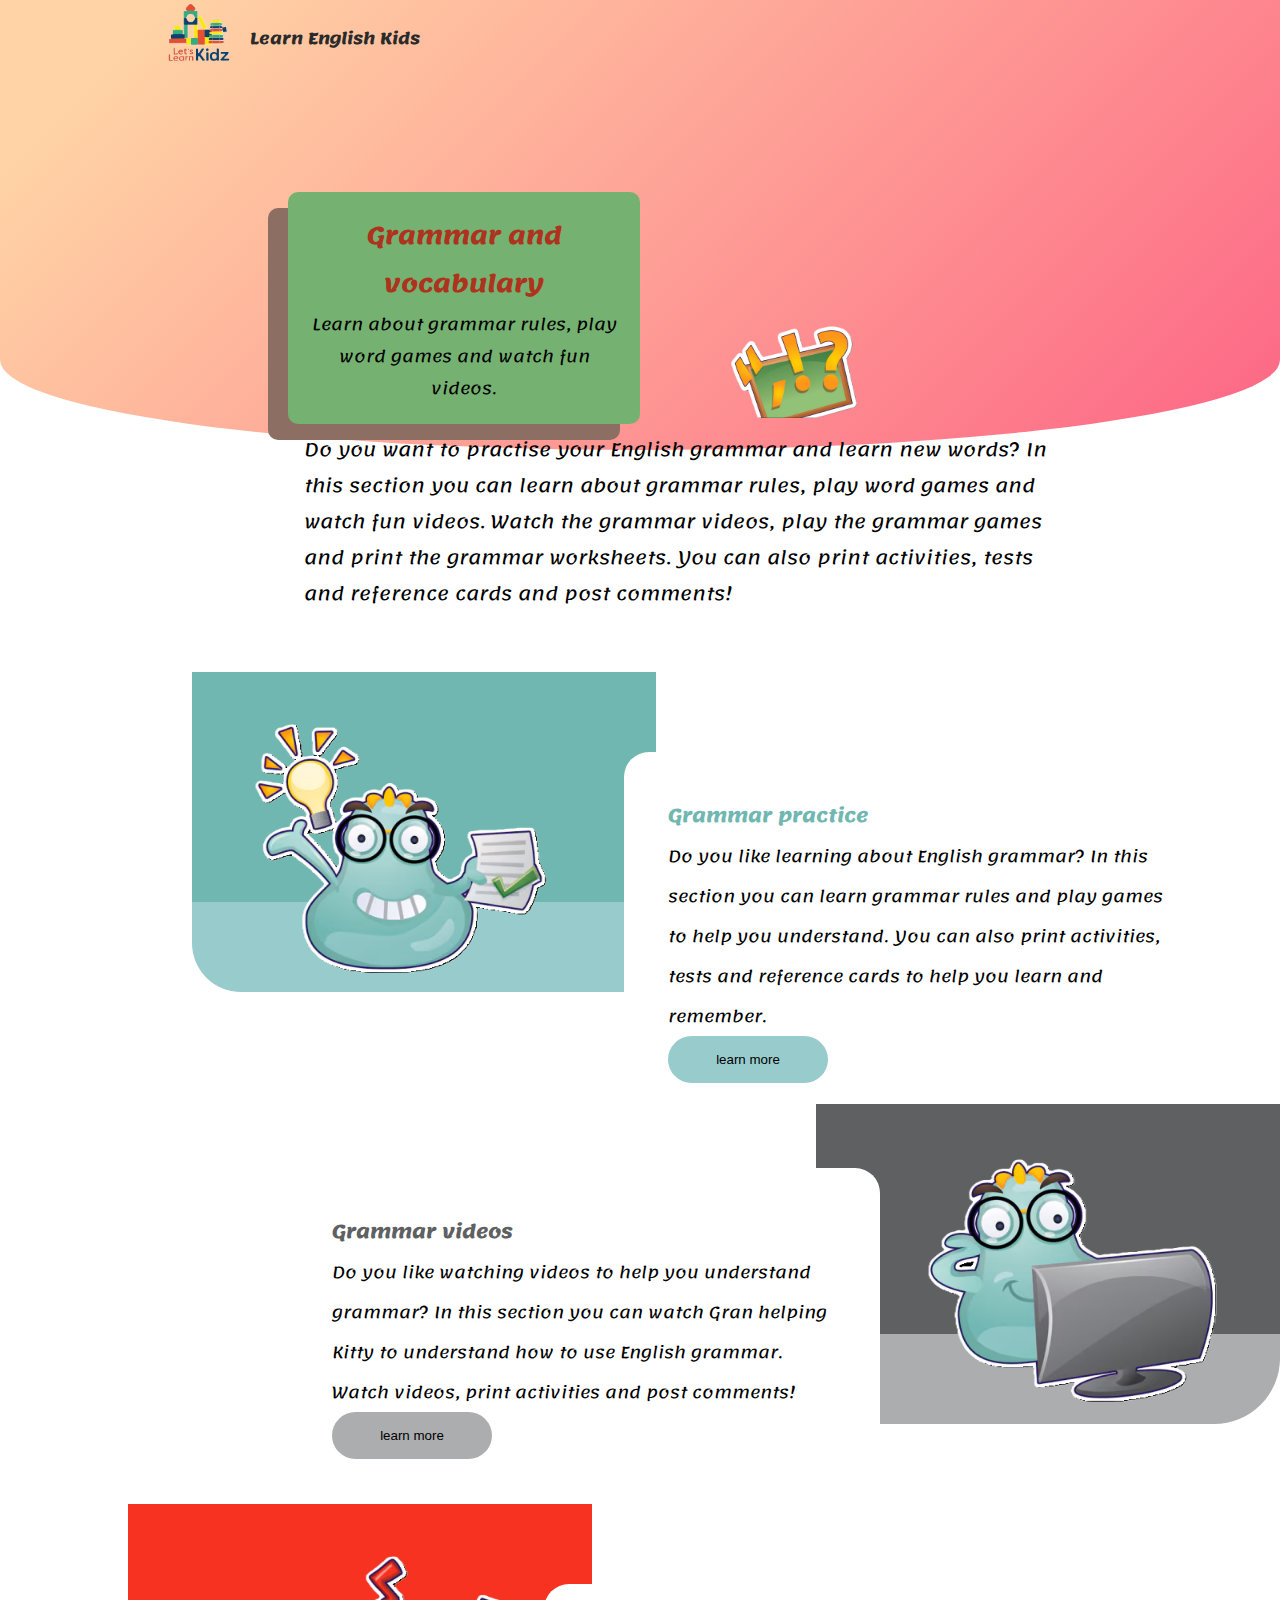
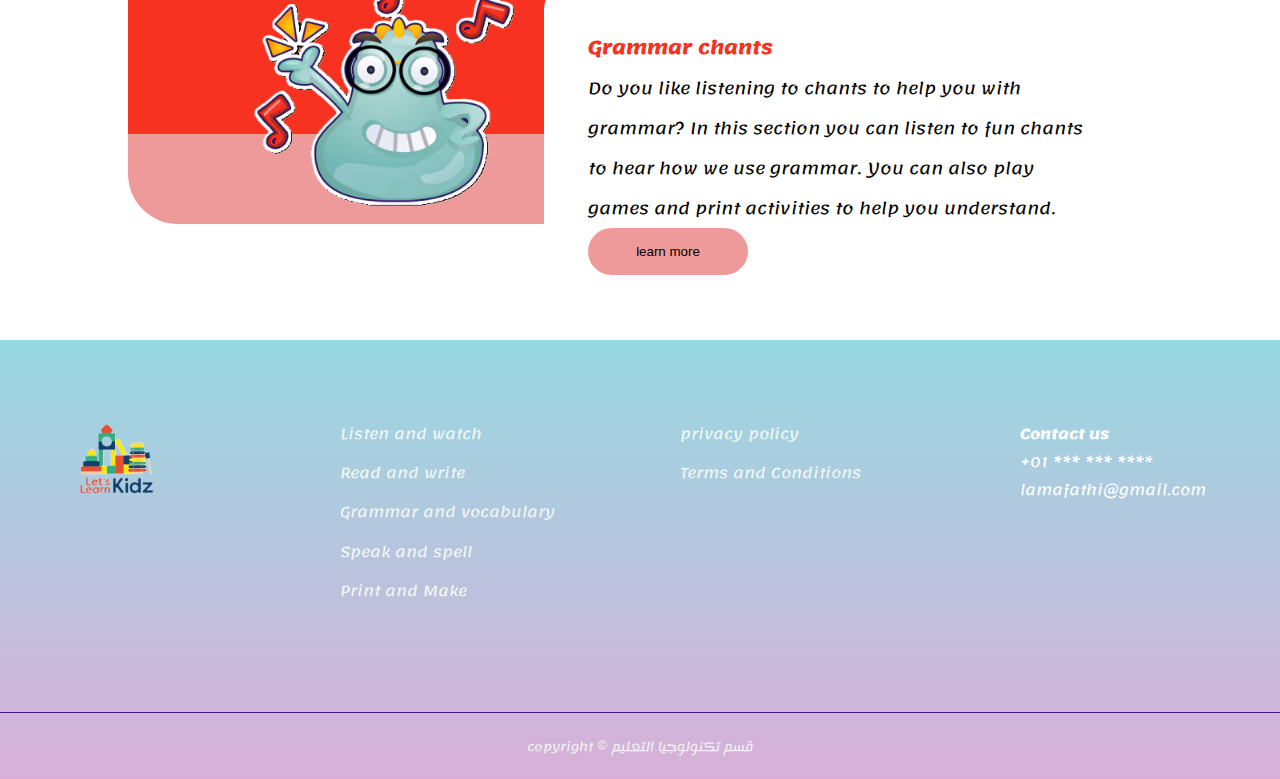
<file: Grammar and vocabulary/index.html>
<!DOCTYPE html>
<html lang="en">
<head>
    <meta charset="UTF-8">
    <meta name="viewport" content="width=device-width, initial-scale=1.0">
    <title>Grammar and vocabulary</title>
    <link rel="stylesheet" href="style.css">
    <!-- font -->
    <link rel="preconnect" href="https://fonts.googleapis.com">
    <link rel="preconnect" href="https://fonts.gstatic.com" crossorigin>
    <link
        href="https://fonts.googleapis.com/css2?family=Cairo:wght@200;300;400;500;600;700;800&family=Farsan&family=Lemonada:wght@300..700&family=Oswald&family=Work+Sans&display=swap"
        rel="stylesheet">
    <!-- icons -->
    <link rel="stylesheet" href="https://cdnjs.cloudflare.com/ajax/libs/font-awesome/6.4.0/css/all.min.css"
        integrity="sha512-iecdLmaskl7CVkqkXNQ/ZH/XLlvWZOJyj7Yy7tcenmpD1ypASozpmT/E0iPtmFIB46ZmdtAc9eNBvH0H/ZpiBw=="
        crossorigin="anonymous" referrerpolicy="no-referrer" />
</head>
<body>
    <header>
        <!-- الشعار -->
        <div class="logo">
            <img src="/imgs/logo .png" alt="British Council Logo">
            <p>Learn English Kids</p>
        </div>
    </header>
    <div class="container">
        <div class="box">
            <h2>Grammar and vocabulary</h2>
            <p>Learn about grammar rules, play word games and watch fun videos.</p>
        </div>
    </div>
    <div class="interfsce img">
        <img src="/imgs/grammar_vocab_1280_0.png" alt="">
    </div>
    <div class="intro-text">
        Do you want to practise your English grammar and learn new words? In this section you can learn about grammar rules, play word games and watch fun videos. Watch the grammar videos, play the grammar games and print the grammar worksheets. You can also print activities, tests and reference cards and post comments!
    </div>
    <!-- ------------------------card-a---------------------------- -->
    <div class="card_a">
        <img src="/imgs/grammar_practice.png" alt="">
    </div>
    <div class="p-a">
        <h3>Grammar practice</h3>
        <p>Do you like learning about English grammar? In this section you can learn grammar rules and play games to help you understand. You can also print activities, tests and reference cards to help you learn and remember.</p>
        <button>learn more</button>
    </div>
    <!-- --------------------------card-b---------------------------- -->
    <div class="card_b">
        <img src="/imgs/grammar_videos.png" alt="">
    </div>
    <div class="p-b">
        <h3>Grammar videos</h3>
        <p>Do you like watching videos to help you understand grammar? In this section you can watch Gran helping Kitty to understand how to use English grammar. Watch videos, print activities and post comments!</p>
        <button>learn more</button>
    </div>
    <!-- -------------------------card-c------------------------------- -->
    <div class="card_c">
        <img src="/imgs/grammar_chants.png" alt="">
    </div>
    <div class="p-c">
        <h3>Grammar chants</h3>
        <p>Do you like listening to chants to help you with grammar? In this section you can listen to fun chants to hear how we use grammar. You can also play games and print activities to help you understand.</p>
        <button>learn more</button>
    </div>
    <!-- --------------------------footer------------------------------- -->
    <footer>
        <div class="footer_container">
            <div class="footer_1">
                <a class="footer_logo"><img style="width: 6rem; height: fit-content;" src="/imgs/logo .png"
                    alt=""></a>
            </div>
            <div class="footer_2">
                <ul class="PermaLinks">
                    <li><a href="">Listen and watch</a></li>
                    <li><a href="">Read and write</a></li>
                    <li><a href="">Grammar and vocabulary</a></li>
                    <li><a href="">Speak and spell</a></li>
                    <li><a href="">Print and Make</a></li>
                </ul>
            </div>
            <div class="footer_3">
                <ul class="Primacy">
                    <li><a href="">privacy policy</a></li>
                    <li><a href="">Terms and Conditions</a></li>
                </ul>
            </div>

            <div class="footer_4" id="footer_4">
                <h4>Contact us</h4>
                <div>
                    <p>+01 *** *** ****</p>
                    <p>lamafathi@gmail.com</p>
                </div>
            </div>

            <ul class="footer_socials">
                <li>
                    <a href="#"><i class="fa-brands fa-facebook"></i></a>
                </li>
                <li>
                    <a href="#"><i class="fa-brands fa-square-instagram"></i></a>
                </li>
                <li>
                    <a href="#"><i class="fa-brands fa-twitter"></i></a>
                </li>
                <li>
                    <a href="#"><i class="fa-brands fa-linkedin"></i></a>
                </li>
            </ul>
        </div>
        <div class="footer_copyright">
            <small>copyright &copy; قسم تكنولوجيا التعليم</small>
        </div>
    </footer>
</body>
</html>
</file>
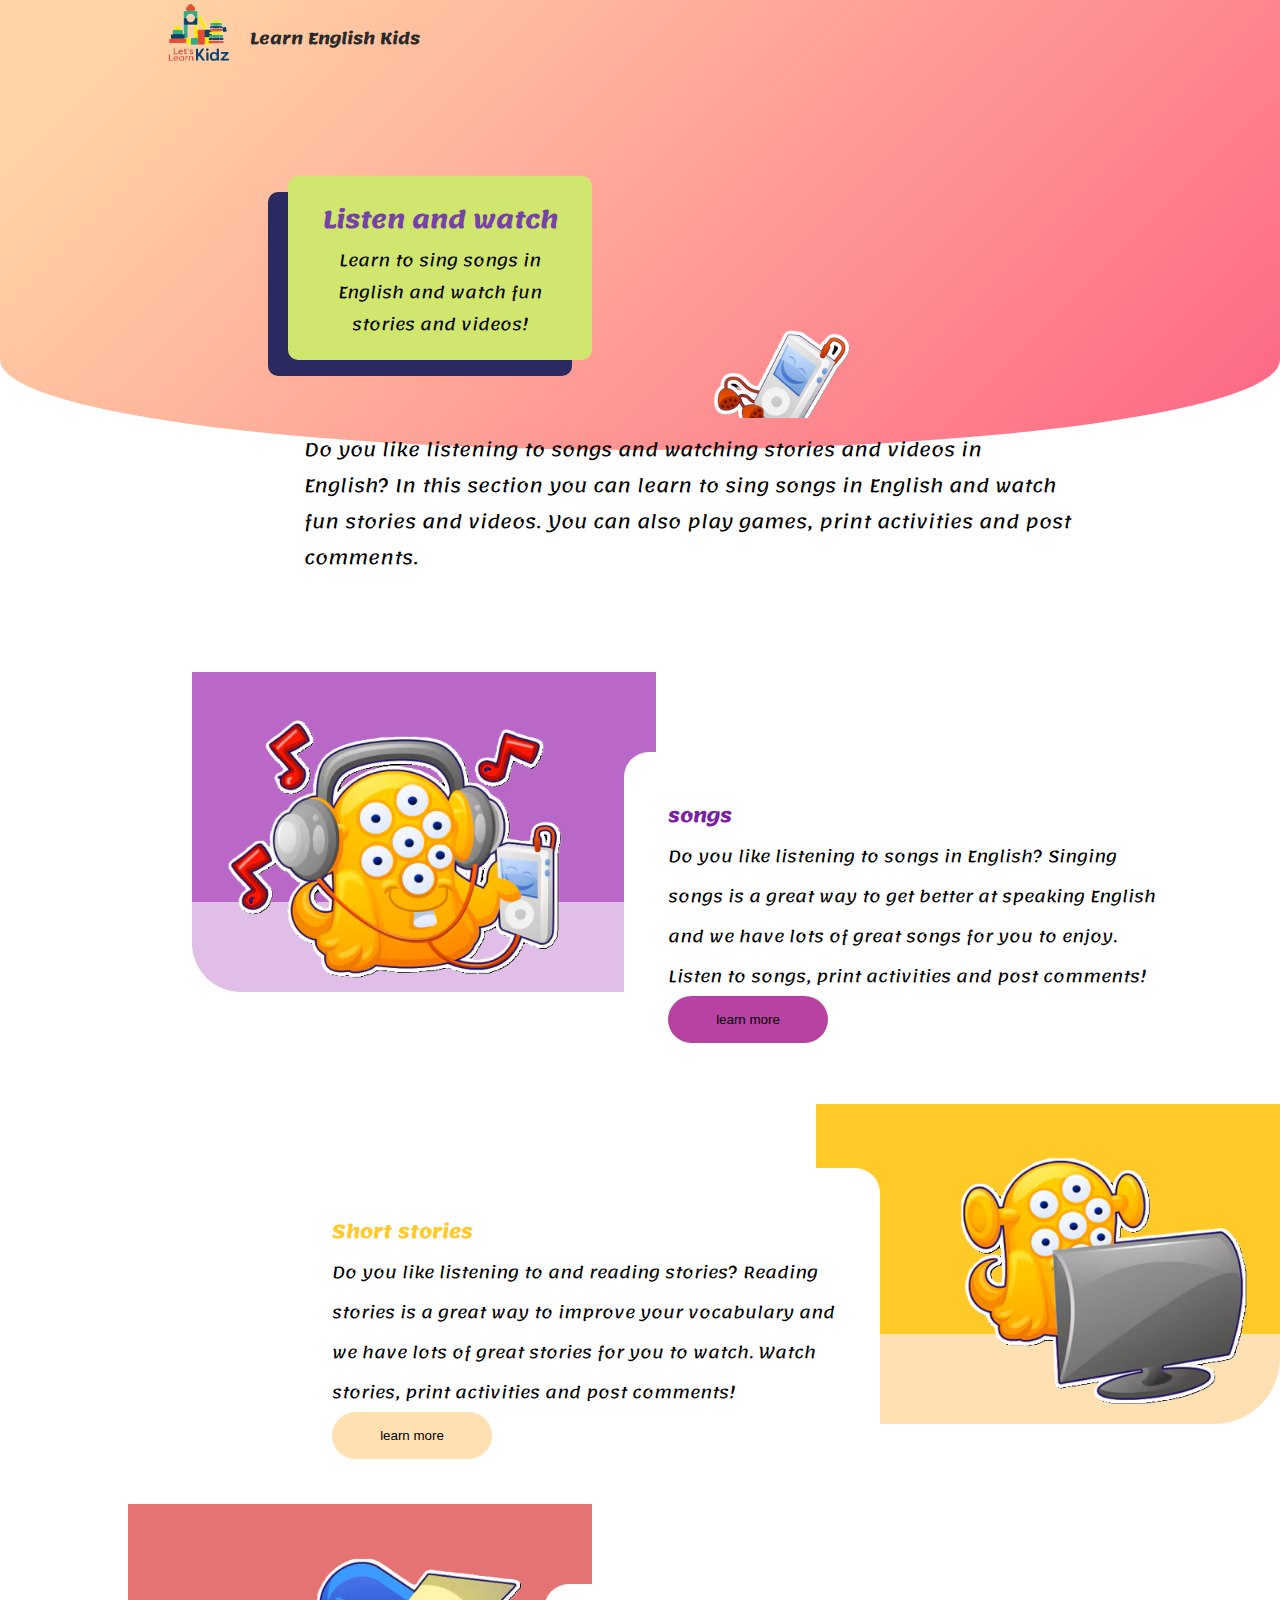
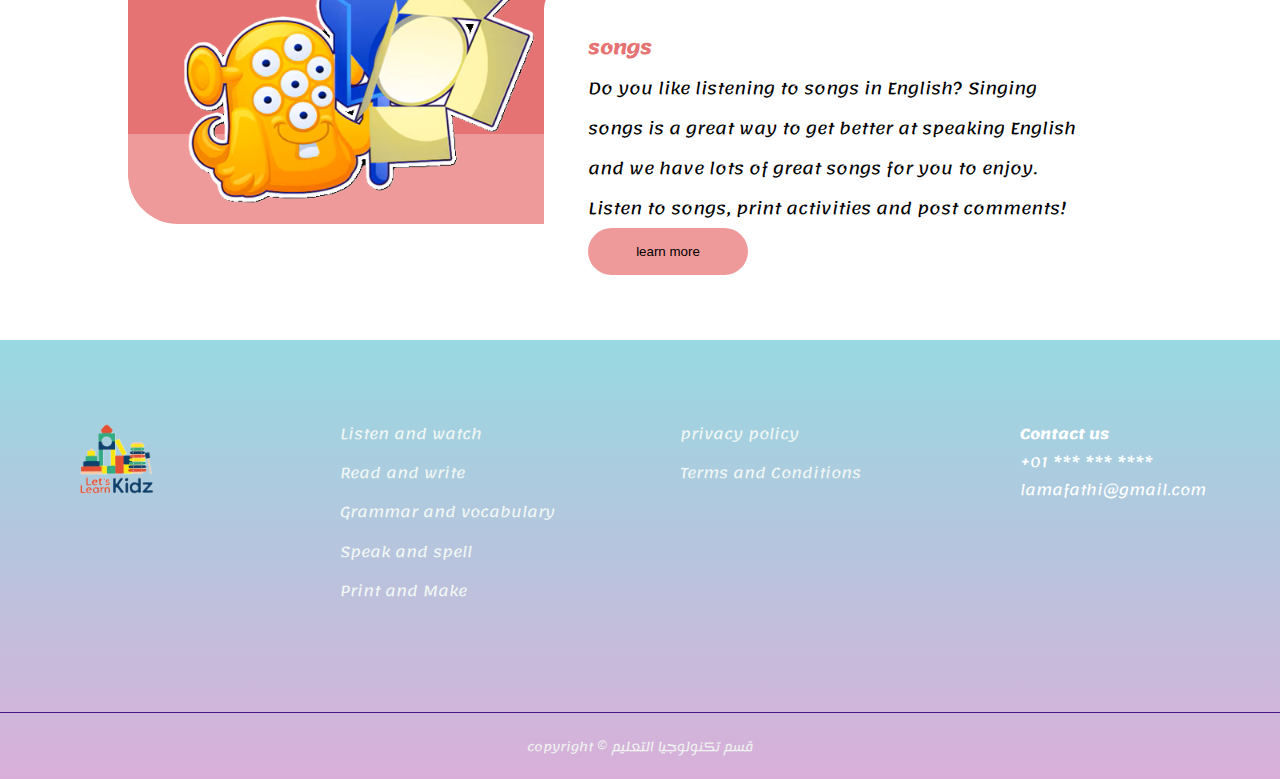
<file: listen and watch/index.html>
<!DOCTYPE html>
<html lang="en">
<head>
    <meta charset="UTF-8">
    <meta name="viewport" content="width=device-width, initial-scale=1.0">
    <title>listen and watch</title>
    <link rel="stylesheet" href="style.css">
    <!-- font -->
    <link rel="preconnect" href="https://fonts.googleapis.com">
    <link rel="preconnect" href="https://fonts.gstatic.com" crossorigin>
    <link
        href="https://fonts.googleapis.com/css2?family=Cairo:wght@200;300;400;500;600;700;800&family=Farsan&family=Lemonada:wght@300..700&family=Oswald&family=Work+Sans&display=swap"
        rel="stylesheet">
    <!-- icons -->
    <link rel="stylesheet" href="https://cdnjs.cloudflare.com/ajax/libs/font-awesome/6.4.0/css/all.min.css"
        integrity="sha512-iecdLmaskl7CVkqkXNQ/ZH/XLlvWZOJyj7Yy7tcenmpD1ypASozpmT/E0iPtmFIB46ZmdtAc9eNBvH0H/ZpiBw=="
        crossorigin="anonymous" referrerpolicy="no-referrer" />
</head>
<body>
    <header>
        <!-- الشعار -->
        <div class="logo">
            <img src="/imgs/logo .png" alt="British Council Logo">
            <p>Learn English Kids</p>
        </div>
    </header>
    <div class="container">
        <div class="box">
            <h2>Listen and watch</h2>
            <p>Learn to sing songs in English and watch fun stories and videos!</p>
        </div>
    </div>
    <div class="interfsce img">
        <img src="/imgs/1_1_0.png" alt="">
    </div>
    <div class="intro-text">
        <p>Do you like listening to songs and watching stories and videos in English? In this section you can learn to sing songs in English and watch fun stories and videos. You can also play games, print activities and post comments.</p>
    </div>
    <!-- ------------------------card-a---------------------------- -->
    <div class="card_a">
        <img src="/imgs/listen_watch_song.png" alt="">
    </div>
    <div class="p-a">
        <h3>songs</h3>
        <p>Do you like listening to songs in English? Singing songs is a great way to get better at speaking English and we have lots of great songs for you to enjoy. Listen to songs, print activities and post comments!</p>
        <button>learn more</button>
    </div>
    <!-- --------------------------card-b---------------------------- -->
    <div class="card_b">
        <img src="/imgs/listen_watch_stories.png" alt="">
    </div>
    <div class="p-b">
        <h3>Short stories</h3>
        <p>Do you like listening to and reading stories? Reading stories is a great way to improve your vocabulary and we have lots of great stories for you to watch. Watch stories, print activities and post comments!</p>
        <button>learn more</button>
    </div>
    <!-- -------------------------card-c------------------------------- -->
    <div class="card_c">
        <img src="/imgs/listen_watch_how.png" alt="">
    </div>
    <div class="p-c">
        <h3>songs</h3>
        <p>Do you like listening to songs in English? Singing songs is a great way to get better at speaking English and we have lots of great songs for you to enjoy. Listen to songs, print activities and post comments!</p>
        <button>learn more</button>
    </div>
    <!-- --------------------------footer------------------------------- -->
    <footer>
        <div class="footer_container">
            <div class="footer_1">
                <a class="footer_logo"><img style="width: 6rem; height: fit-content;" src="/imgs/logo .png"
                    alt=""></a>
            </div>
            <div class="footer_2">
                <ul class="PermaLinks">
                    <li><a href="">Listen and watch</a></li>
                    <li><a href="">Read and write</a></li>
                    <li><a href="">Grammar and vocabulary</a></li>
                    <li><a href="">Speak and spell</a></li>
                    <li><a href="">Print and Make</a></li>
                </ul>
            </div>
            <div class="footer_3">
                <ul class="Primacy">
                    <li><a href="">privacy policy</a></li>
                    <li><a href="">Terms and Conditions</a></li>
                </ul>
            </div>

            <div class="footer_4" id="footer_4">
                <h4>Contact us</h4>
                <div>
                    <p>+01 *** *** ****</p>
                    <p>lamafathi@gmail.com</p>
                </div>
            </div>

            <ul class="footer_socials">
                <li>
                    <a href="#"><i class="fa-brands fa-facebook"></i></a>
                </li>
                <li>
                    <a href="#"><i class="fa-brands fa-square-instagram"></i></a>
                </li>
                <li>
                    <a href="#"><i class="fa-brands fa-twitter"></i></a>
                </li>
                <li>
                    <a href="#"><i class="fa-brands fa-linkedin"></i></a>
                </li>
            </ul>
        </div>
        <div class="footer_copyright">
            <small>copyright &copy; قسم تكنولوجيا التعليم</small>
        </div>
    </footer>
</body>
</html>
</file>
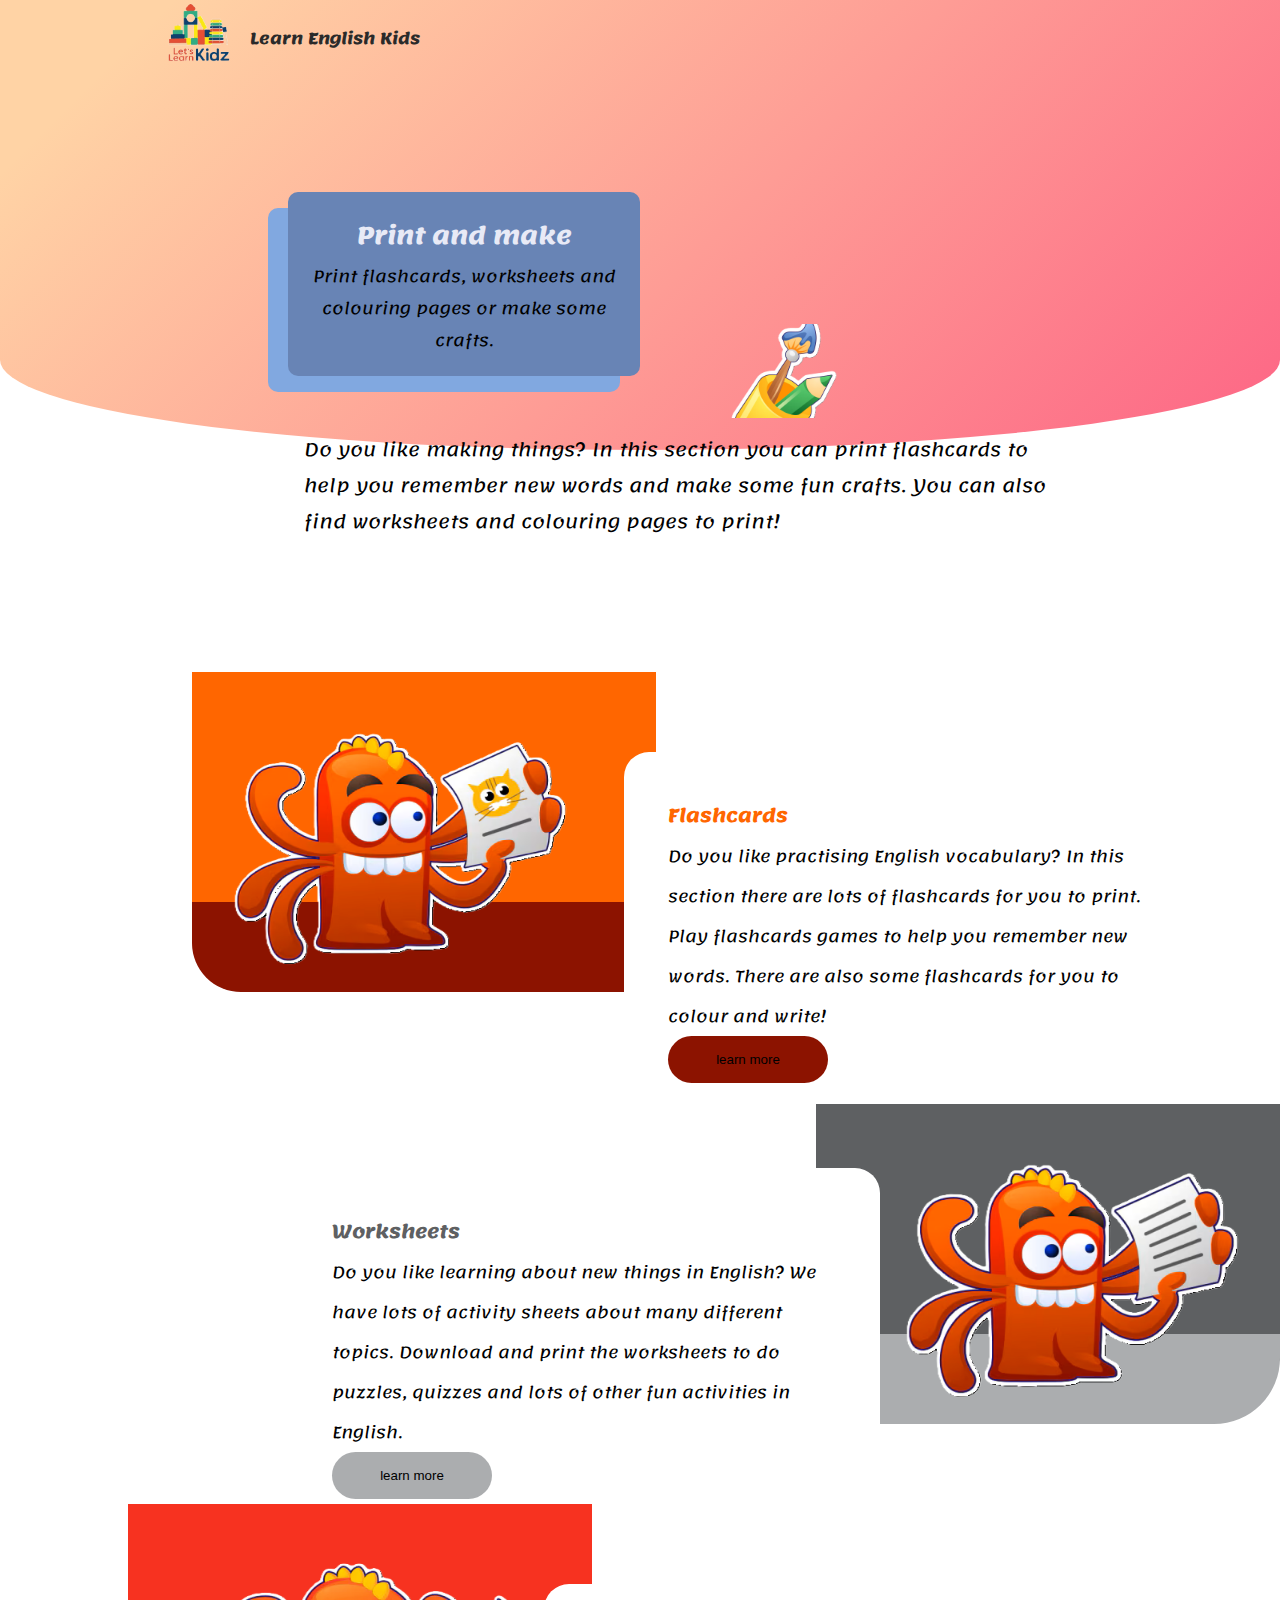
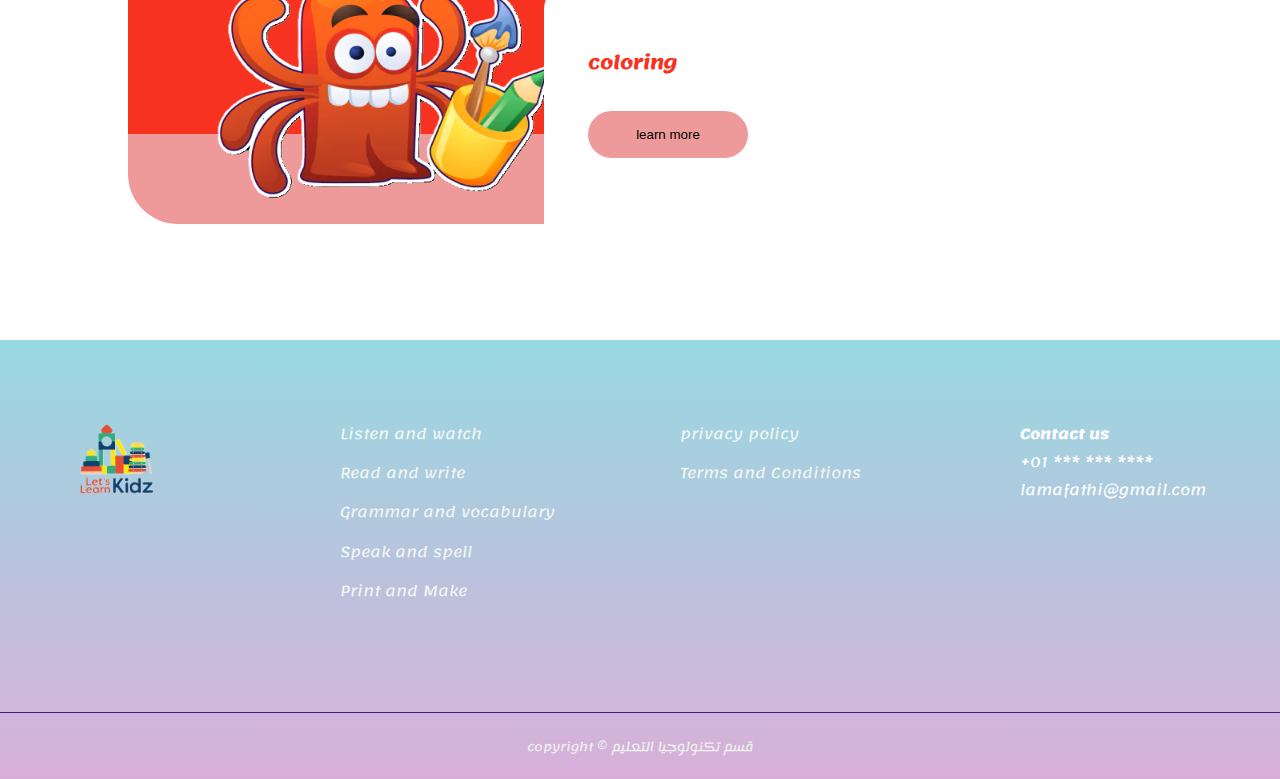
<file: Print and Make/index.html>
<!DOCTYPE html>
<html lang="en">
<head>
    <meta charset="UTF-8">
    <meta name="viewport" content="width=device-width, initial-scale=1.0">
    <title>Print and make</title>
    <link rel="stylesheet" href="style.css">
    <!-- font -->
    <link rel="preconnect" href="https://fonts.googleapis.com">
    <link rel="preconnect" href="https://fonts.gstatic.com" crossorigin>
    <link
        href="https://fonts.googleapis.com/css2?family=Cairo:wght@200;300;400;500;600;700;800&family=Farsan&family=Lemonada:wght@300..700&family=Oswald&family=Work+Sans&display=swap"
        rel="stylesheet">
    <!-- icons -->
    <link rel="stylesheet" href="https://cdnjs.cloudflare.com/ajax/libs/font-awesome/6.4.0/css/all.min.css"
        integrity="sha512-iecdLmaskl7CVkqkXNQ/ZH/XLlvWZOJyj7Yy7tcenmpD1ypASozpmT/E0iPtmFIB46ZmdtAc9eNBvH0H/ZpiBw=="
        crossorigin="anonymous" referrerpolicy="no-referrer" />
</head>
<body>
    <header>
        <!-- الشعار -->
        <div class="logo">
            <img src="/imgs/logo .png" alt="British Council Logo">
            <p>Learn English Kids</p>
        </div>
    </header>
    <div class="container">
        <div class="box">
            <h2>Print and make</h2>
            <p>Print flashcards, worksheets and colouring pages or make some crafts.</p>
        </div>
    </div>
    <div class="interfsce img">
        <img src="/imgs/print_make_1280_0.png" alt="">
    </div>
    <div class="intro-text">
        <p>Do you like making things? In this section you can print flashcards to help you remember new words and make some fun crafts. You can also find worksheets and colouring pages to print!</p>
    </div>
    <!-- ------------------------card-a---------------------------- -->
    <div class="card_a">
        <img src="/imgs/print_make_flashcards.png" alt="">
    </div>
    <div class="p-a">
        <h3>Flashcards</h3>
        <p>Do you like practising English vocabulary? In this section there are lots of flashcards for you to print. Play flashcards games to help you remember new words. There are also some flashcards for you to colour and write!</p>
        <button>learn more</button>
    </div>
    <!-- --------------------------card-b---------------------------- -->
    <div class="card_b">
        <img src="/imgs/print_make_worksheets.png" alt="">
    </div>
    <div class="p-b">
        <h3>Worksheets</h3>
        <p>Do you like learning about new things in English? We have lots of activity sheets about many different topics. Download and print the worksheets to do puzzles, quizzes and lots of other fun activities in English.</p>
        <button>learn more</button>
    </div>
    <!-- -------------------------card-c------------------------------- -->
    <div class="card_c">
        <img src="/imgs/print_make_colouring.png" alt="">
    </div>
    <div class="p-c">
        <h3>coloring</h3>
        <button>learn more</button>
    </div>
    <!-- --------------------------footer------------------------------- -->
    <footer>
        <div class="footer_container">
            <div class="footer_1">
                <a class="footer_logo"><img style="width: 6rem; height: fit-content;" src="/imgs/logo .png"
                    alt=""></a>
            </div>
            <div class="footer_2">
                <ul class="PermaLinks">
                    <li><a href="">Listen and watch</a></li>
                    <li><a href="">Read and write</a></li>
                    <li><a href="">Grammar and vocabulary</a></li>
                    <li><a href="">Speak and spell</a></li>
                    <li><a href="">Print and Make</a></li>
                </ul>
            </div>
            <div class="footer_3">
                <ul class="Primacy">
                    <li><a href="">privacy policy</a></li>
                    <li><a href="">Terms and Conditions</a></li>
                </ul>
            </div>

            <div class="footer_4" id="footer_4">
                <h4>Contact us</h4>
                <div>
                    <p>+01 *** *** ****</p>
                    <p>lamafathi@gmail.com</p>
                </div>
            </div>

            <ul class="footer_socials">
                <li>
                    <a href="#"><i class="fa-brands fa-facebook"></i></a>
                </li>
                <li>
                    <a href="#"><i class="fa-brands fa-square-instagram"></i></a>
                </li>
                <li>
                    <a href="#"><i class="fa-brands fa-twitter"></i></a>
                </li>
                <li>
                    <a href="#"><i class="fa-brands fa-linkedin"></i></a>
                </li>
            </ul>
        </div>
        <div class="footer_copyright">
            <small>copyright &copy; قسم تكنولوجيا التعليم</small>
        </div>
    </footer>
</body>
</html>
</file>
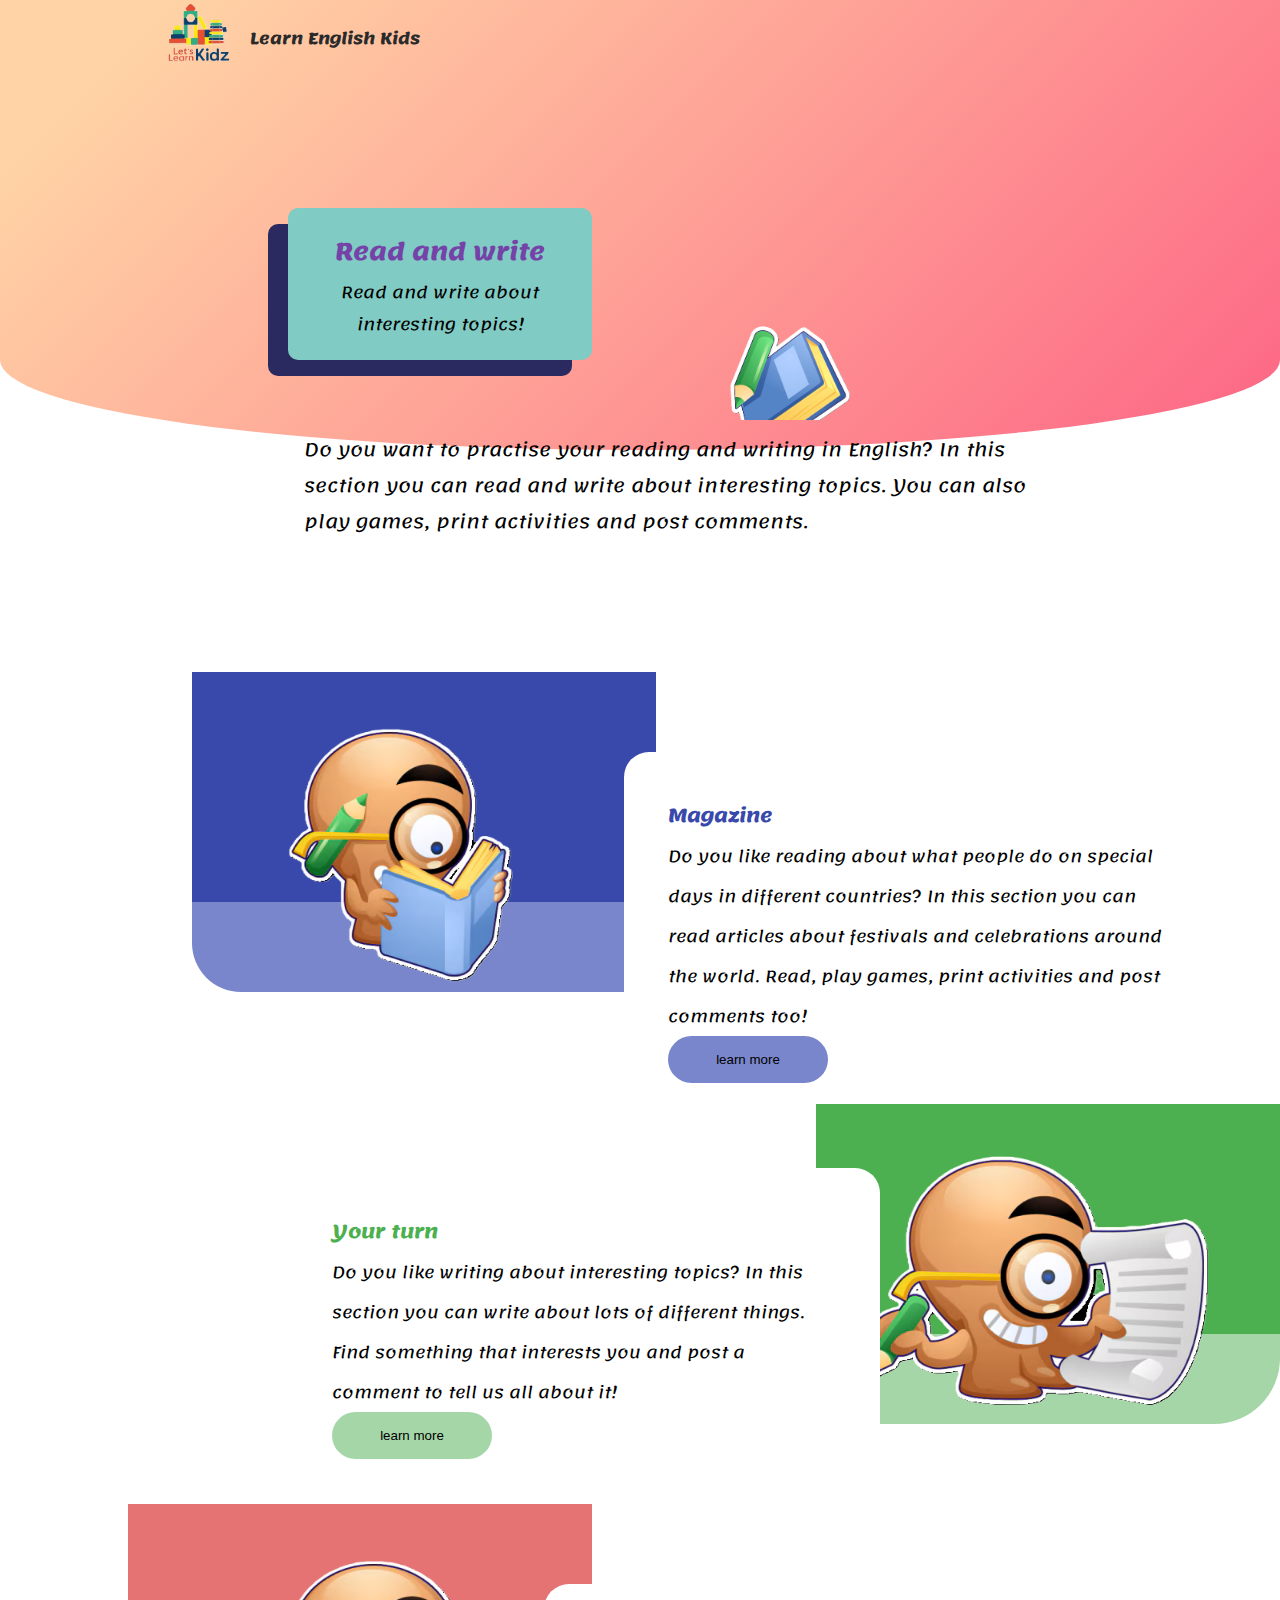
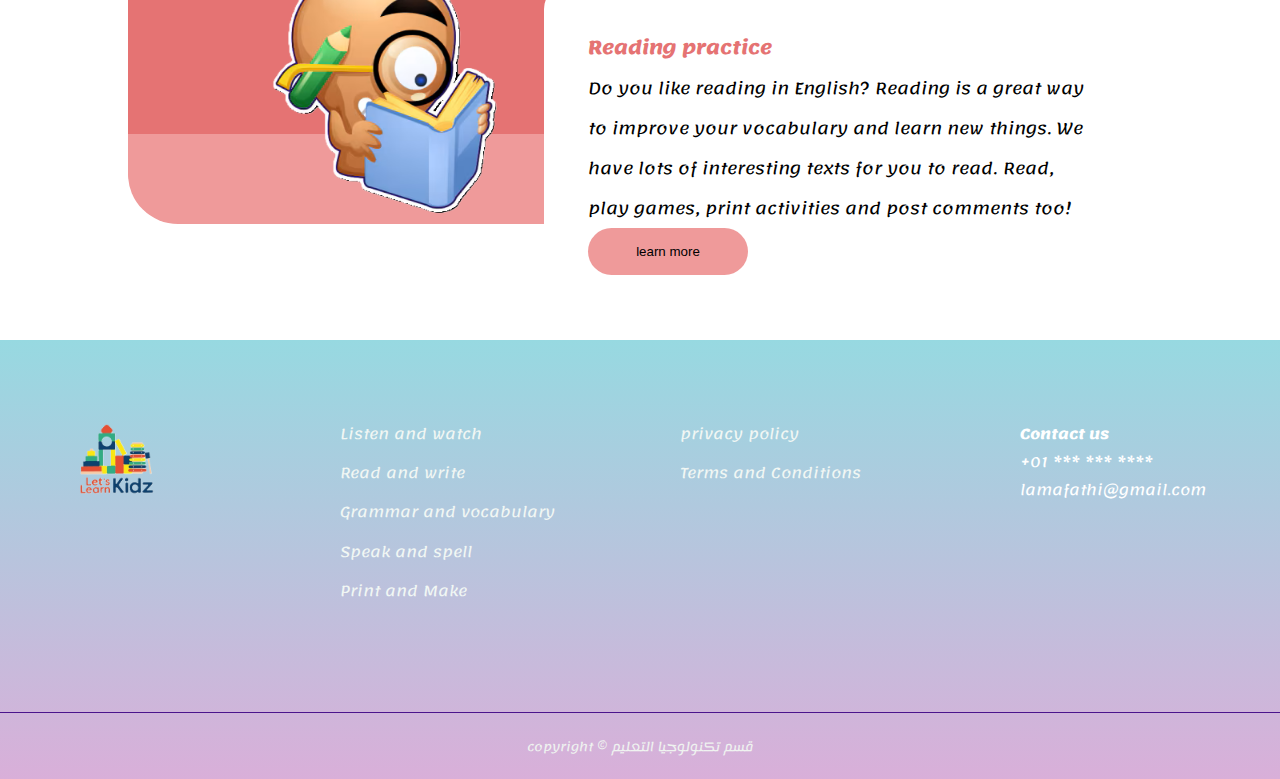
<file: Read and write/index.html>
<!DOCTYPE html>
<html lang="en">
<head>
    <meta charset="UTF-8">
    <meta name="viewport" content="width=device-width, initial-scale=1.0">
    <title>Read and write</title>
    <link rel="stylesheet" href="style.css">
    <!-- font -->
    <link rel="preconnect" href="https://fonts.googleapis.com">
    <link rel="preconnect" href="https://fonts.gstatic.com" crossorigin>
    <link
        href="https://fonts.googleapis.com/css2?family=Cairo:wght@200;300;400;500;600;700;800&family=Farsan&family=Lemonada:wght@300..700&family=Oswald&family=Work+Sans&display=swap"
        rel="stylesheet">
    <!-- icons -->
    <link rel="stylesheet" href="https://cdnjs.cloudflare.com/ajax/libs/font-awesome/6.4.0/css/all.min.css"
        integrity="sha512-iecdLmaskl7CVkqkXNQ/ZH/XLlvWZOJyj7Yy7tcenmpD1ypASozpmT/E0iPtmFIB46ZmdtAc9eNBvH0H/ZpiBw=="
        crossorigin="anonymous" referrerpolicy="no-referrer" />
</head>
<body>
    <header>
        <!-- الشعار -->
        <div class="logo">
            <img src="/imgs/logo .png" alt="British Council Logo">
            <p>Learn English Kids</p>
        </div>
    </header>
    <div class="container">
        <div class="box">
            <h2>Read and write</h2>
            <p>Read and write about interesting topics!</p>
        </div>
    </div>
    <div class="interfsce img">
        <img src="/imgs/2_2_0.png" alt="">
    </div>
    <div class="intro-text">
        <p>Do you want to practise your reading and writing in English? In this section you can read and write about interesting topics. You can also play games, print activities and post comments.</p>
    </div>
    <!-- ------------------------card-a---------------------------- -->
    <div class="card_a">
        <img src="/imgs/read_write_read_0.png" alt="">
    </div>
    <div class="p-a">
        <h3>Magazine</h3>
        <p>Do you like reading about what people do on special days in different countries? In this section you can read articles about festivals and celebrations around the world. Read, play games, print activities and post comments too!</p>
        <button>learn more</button>
    </div>
    <!-- --------------------------card-b---------------------------- -->
    <div class="card_b">
        <img src="/imgs/read_write_turn.png" alt="">
    </div>
    <div class="p-b">
        <h3>Your turn</h3>
        <p>Do you like writing about interesting topics? In this section you can write about lots of different things. Find something that interests you and post a comment to tell us all about it!</p>
        <button>learn more</button>
    </div>
    <!-- -------------------------card-c------------------------------- -->
    <div class="card_c">
        <img src="/imgs/read_write_read.png" alt="">
    </div>
    <div class="p-c">
        <h3>Reading practice</h3>
        <p>Do you like reading in English? Reading is a great way to improve your vocabulary and learn new things. We have lots of interesting texts for you to read. Read, play games, print activities and post comments too!</p>
        <button>learn more</button>
    </div>
    <!-- --------------------------footer------------------------------- -->
    <footer>
        <div class="footer_container">
            <div class="footer_1">
                <a class="footer_logo"><img style="width: 6rem; height: fit-content;" src="/imgs/logo .png"
                    alt=""></a>
            </div>
            <div class="footer_2">
                <ul class="PermaLinks">
                    <li><a href="">Listen and watch</a></li>
                    <li><a href="">Read and write</a></li>
                    <li><a href="">Grammar and vocabulary</a></li>
                    <li><a href="">Speak and spell</a></li>
                    <li><a href="">Print and Make</a></li>
                </ul>
            </div>
            <div class="footer_3">
                <ul class="Primacy">
                    <li><a href="">privacy policy</a></li>
                    <li><a href="">Terms and Conditions</a></li>
                </ul>
            </div>

            <div class="footer_4" id="footer_4">
                <h4>Contact us</h4>
                <div>
                    <p>+01 *** *** ****</p>
                    <p>lamafathi@gmail.com</p>
                </div>
            </div>

            <ul class="footer_socials">
                <li>
                    <a href="#"><i class="fa-brands fa-facebook"></i></a>
                </li>
                <li>
                    <a href="#"><i class="fa-brands fa-square-instagram"></i></a>
                </li>
                <li>
                    <a href="#"><i class="fa-brands fa-twitter"></i></a>
                </li>
                <li>
                    <a href="#"><i class="fa-brands fa-linkedin"></i></a>
                </li>
            </ul>
        </div>
        <div class="footer_copyright">
            <small>copyright &copy; قسم تكنولوجيا التعليم</small>
        </div>
    </footer>
</body>
</html>
</file>
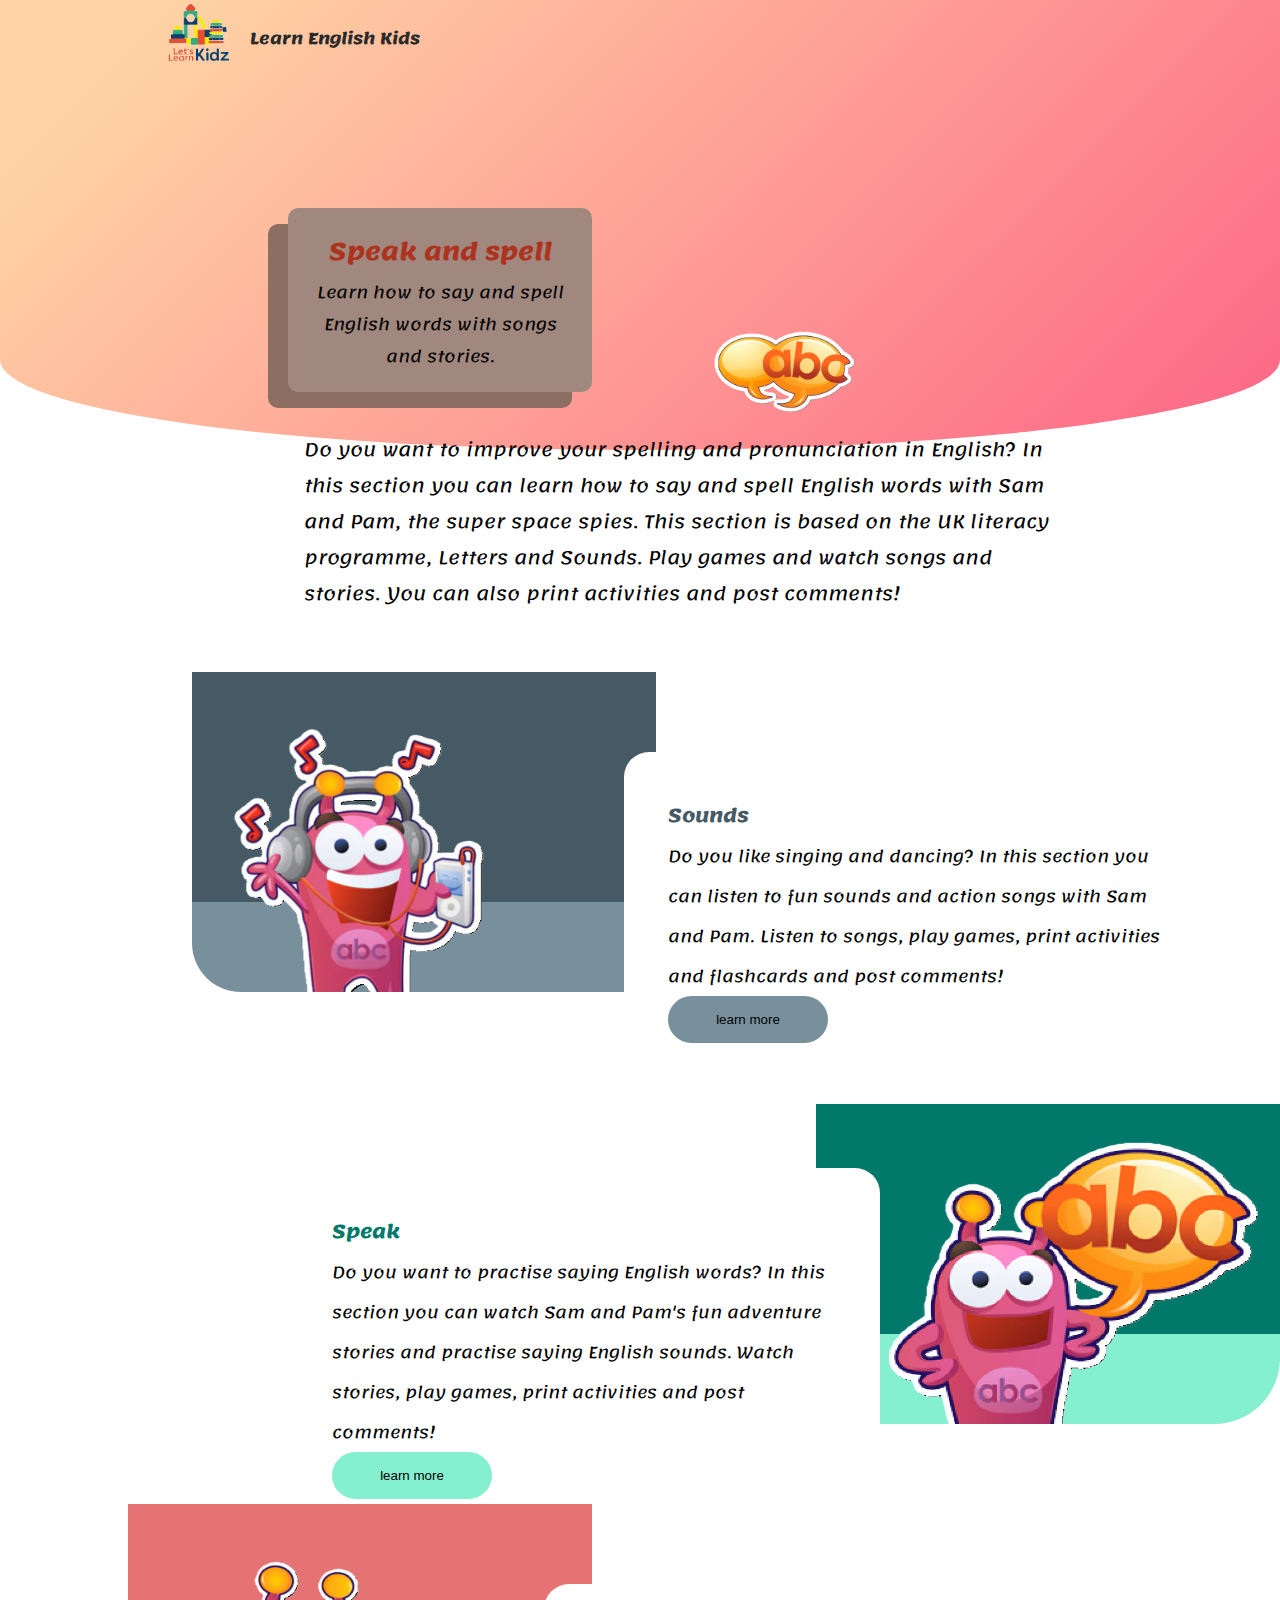
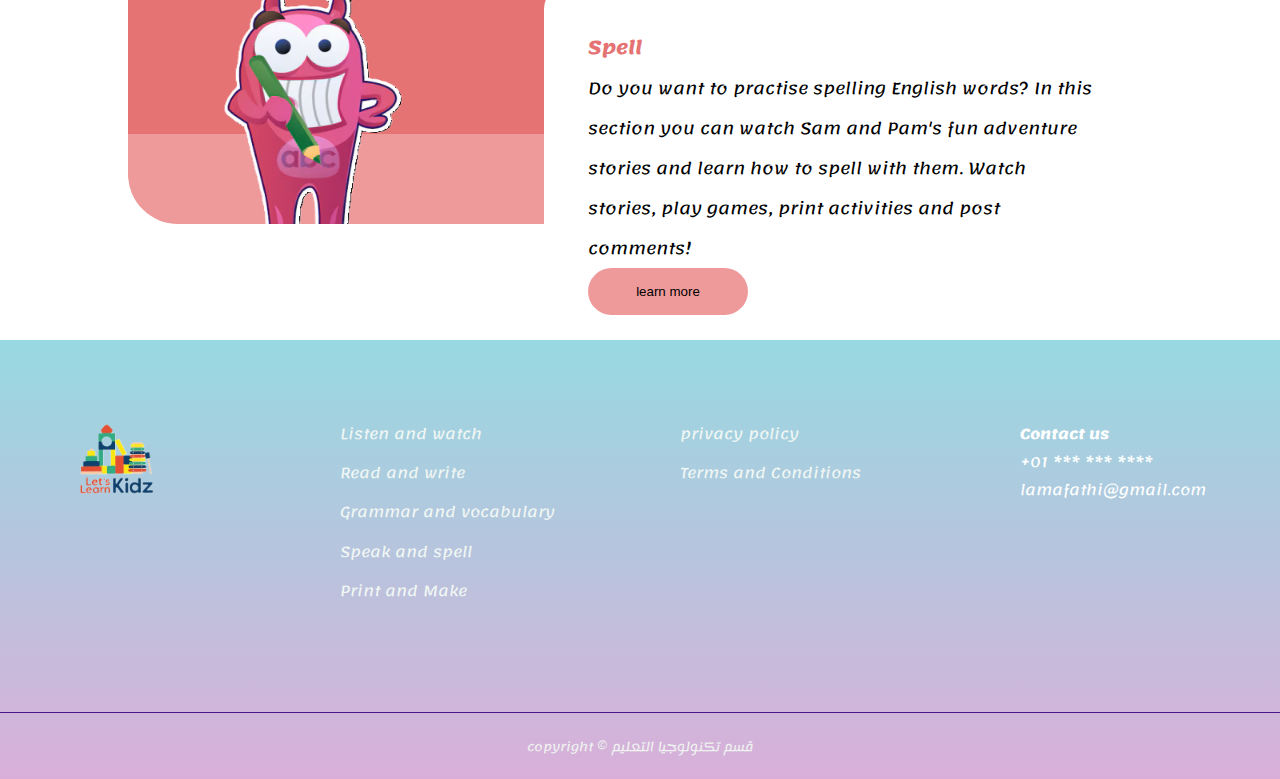
<file: Speak and spell/index.html>
<!DOCTYPE html>
<html lang="en">
<head>
    <meta charset="UTF-8">
    <meta name="viewport" content="width=device-width, initial-scale=1.0">
    <title>Speak and spell</title>
    <link rel="stylesheet" href="style.css">
    <!-- font -->
    <link rel="preconnect" href="https://fonts.googleapis.com">
    <link rel="preconnect" href="https://fonts.gstatic.com" crossorigin>
    <link
        href="https://fonts.googleapis.com/css2?family=Cairo:wght@200;300;400;500;600;700;800&family=Farsan&family=Lemonada:wght@300..700&family=Oswald&family=Work+Sans&display=swap"
        rel="stylesheet">
    <!-- icons -->
    <link rel="stylesheet" href="https://cdnjs.cloudflare.com/ajax/libs/font-awesome/6.4.0/css/all.min.css"
        integrity="sha512-iecdLmaskl7CVkqkXNQ/ZH/XLlvWZOJyj7Yy7tcenmpD1ypASozpmT/E0iPtmFIB46ZmdtAc9eNBvH0H/ZpiBw=="
        crossorigin="anonymous" referrerpolicy="no-referrer" />
</head>
<body>
    <header>
        <!-- الشعار -->
        <div class="logo">
            <img src="/imgs/logo .png" alt="British Council Logo">
            <p>Learn English Kids</p>
        </div>
    </header>
    <div class="container">
        <div class="box">
            <h2>Speak and spell</h2>
            <p>Learn how to say and spell English words with songs and stories.</p>
        </div>
    </div>
    <div class="interfsce img">
        <img src="/imgs/speak_spell_1280_0.png" alt="">
    </div>
    <div class="intro-text">
        <p>Do you want to improve your spelling and pronunciation in English? In this section you can learn how to say and spell English words with Sam and Pam, the super space spies. This section is based on the UK literacy programme, Letters and Sounds. Play games and watch songs and stories. You can also print activities and post comments!</p>
    </div>
    <!-- ------------------------card-a---------------------------- -->
    <div class="card_a">
        <img src="/imgs/item1_0.png" alt="">
    </div>
    <div class="p-a">
        <h3>Sounds</h3>
        <p>Do you like singing and dancing? In this section you can listen to fun sounds and action songs with Sam and Pam. Listen to songs, play games, print activities and flashcards and post comments!</p>
        <button>learn more</button>
    </div>
    <!-- --------------------------card-b---------------------------- -->
    <div class="card_b">
        <img src="/imgs/speak.png" alt="">
    </div>
    <div class="p-b">
        <h3>Speak</h3>
        <p>Do you want to practise saying English words? In this section you can watch Sam and Pam's fun adventure stories and practise saying English sounds. Watch stories, play games, print activities and post comments!</p>
        <button>learn more</button>
    </div>
    <!-- -------------------------card-c------------------------------- -->
    <div class="card_c">
        <img src="/imgs/item3_0.png" alt="">
    </div>
    <div class="p-c">
        <h3>Spell</h3>
        <p>Do you want to practise spelling English words? In this section you can watch Sam and Pam's fun adventure stories and learn how to spell with them. Watch stories, play games, print activities and post comments!</p>
        <button>learn more</button>
    </div>
    <!-- --------------------------footer------------------------------- -->
    <footer>
        <div class="footer_container">
            <div class="footer_1">
                <a class="footer_logo"><img style="width: 6rem; height: fit-content;" src="/imgs/logo .png"
                    alt=""></a>
            </div>
            <div class="footer_2">
                <ul class="PermaLinks">
                    <li><a href="">Listen and watch</a></li>
                    <li><a href="">Read and write</a></li>
                    <li><a href="">Grammar and vocabulary</a></li>
                    <li><a href="">Speak and spell</a></li>
                    <li><a href="">Print and Make</a></li>
                </ul>
            </div>
            <div class="footer_3">
                <ul class="Primacy">
                    <li><a href="">privacy policy</a></li>
                    <li><a href="">Terms and Conditions</a></li>
                </ul>
            </div>

            <div class="footer_4" id="footer_4">
                <h4>Contact us</h4>
                <div>
                    <p>+01 *** *** ****</p>
                    <p>lamafathi@gmail.com</p>
                </div>
            </div>

            <ul class="footer_socials">
                <li>
                    <a href="#"><i class="fa-brands fa-facebook"></i></a>
                </li>
                <li>
                    <a href="#"><i class="fa-brands fa-square-instagram"></i></a>
                </li>
                <li>
                    <a href="#"><i class="fa-brands fa-twitter"></i></a>
                </li>
                <li>
                    <a href="#"><i class="fa-brands fa-linkedin"></i></a>
                </li>
            </ul>
        </div>
        <div class="footer_copyright">
            <small>copyright &copy; قسم تكنولوجيا التعليم</small>
        </div>
    </footer>
</body>
</html>
</file>
<file: Grammar and vocabulary/style.css>
* {
    margin: 0;
    padding: 0;
    box-sizing: border-box;
    text-decoration: none;
    list-style: none;
}

body {
    font-family: "Lemonada", cursive;
}

header {
    background-image: linear-gradient(135deg, #FFD3A5 10%, #FD6585 100%);
    position: relative;
    height: 50vh;
    border-bottom-left-radius: 50% 20%;
    border-bottom-right-radius: 50% 20%;
}

/* تنسيق الشعار */
.logo {
    display: flex;
    justify-content: flex-start;
    align-items: center;
    color: #2a2a2a;
    font-weight: bold;
    margin-left: 10rem;
}

.logo img {
    width: 80px;
    margin-right: 10px;
}

.container {
    display: flex;
    justify-content: center;
    align-items: center;
    height: 100%;
}

.box {
    background-color: #75b271;
    padding: 20px;
    width: 22rem;
    position: absolute;
    top: 12rem;
    left: 18rem;
    border-radius: 10px;
    box-shadow: -20px 16px 0px #8D6E63;
    text-align: center;
}

h2 {
    color: #ae331e;
    margin: 0;
}

.interfsce img {
    width: 15rem;
    position: absolute;
    right: 26rem;
    top: 324px;
}

.intro-text {
    width: 48rem;
    position: absolute;
    left: 19rem;
    top: 27rem;
    font-size: 18px;
}

/* ---------------------------------------بدايه تنسيق الكارد------------------------------------------- */
/* -----------------------card-a-------------------------- */
.card_a {
    background-color: #71b7b1;
    border-bottom: 90px solid #98cccc;
    width: 29rem;
    height: 20rem;
    position: absolute;
    left: 12rem;
    top: 42rem;
    border-radius: 0 0 0 49px;
}

.card_a img {
    position: absolute;
    left: -2rem;
    top: 2rem;
    width: 30rem;
    height: 18rem;
}

.p-a {
    width: 37rem;
    height: 18rem;
    padding: 44px;
    position: absolute;
    left: 39rem;
    top: 47rem;
    background-color: #ffffff;
    border-radius: 25px;
    line-height: 40px;
}

.p-a h3 {
    color: #71b7b1;
}

.p-a p {
    font-size: 16px;
}

.p-a button {
    width: 160px;
    height: 47px;
    border-radius: 30px;
    border: none;
    background-color: #98cccc;
}

/* -------------------card-b--------------------------------- */

.card_b {
    background-color: #5e6062;
    border-bottom: 90px solid #abadaf;
    width: 29rem;
    height: 20rem;
    position: absolute;
    left: 51rem;
    top: 69rem;
    border-radius: 0 0 66px 0;
}

.card_b img {
    position: absolute;
    left: 1rem;
    top: 2rem;
    width: 30rem;
    height: 18rem;
}

.p-b {
    width: 37rem;
    height: 18rem;
    padding: 44px;
    position: absolute;
    left: 18rem;
    top: 73rem;
    background-color: #ffffff;
    border-radius: 25px;
    line-height: 40px;
}

.p-b h3 {
    color: #5e6062;
}

.p-b p {
    font-size: 16px;
}

.p-b button {
    width: 160px;
    height: 47px;
    border-radius: 30px;
    border: none;
    background-color: #abadaf;
}

/* -------------------card-c--------------------------------- */

.card_c {
    background-color: #f73220;
    border-bottom: 90px solid #EF9A9A;
    width: 29rem;
    height: 20rem;
    position: absolute;
    left: 8rem;
    top: 94rem;
    border-radius: 0 0 0 50px;
}

.card_c img {
    position: absolute;
    left: 1rem;
    top: 2rem;
    width: 30rem;
    height: 18rem;
}

.p-c {
    width: 37rem;
    height: 18rem;
    padding: 44px;
    position: absolute;
    left: 34rem;
    top: 99rem;
    background-color: #ffffff;
    border-radius: 25px;
    line-height: 40px;
}

.p-c h3 {
    color: #f73220;
}

.p-c p {
    font-size: 16px;
}

.p-c button {
    width: 160px;
    height: 47px;
    border-radius: 30px;
    border: none;
    background-color: #EF9A9A;
}

/* ------------------------------------------------------------ */
footer {
    background-color: #D9AFD9;
    background-image: linear-gradient(0deg, #D9AFD9 0%, #97D9E1 100%);
    padding-top: 5rem;
    font-size: 0.9rem;
    margin-top: 20px;
    position: absolute;
    top: 120rem;
    width: 100%;
}

.footer_container {
    display: grid;
    grid-template-columns: repeat(4, 1fr);
    gap: 5rem;
    color: #fff;
}

.footer_1 {
    margin-left: 70px;
}

.footer_1 a img {
    margin: 0 0 2rem;
}

footer ul li {
    margin-bottom: 0.7rem;
}

footer ul li a {
    color: #f1f7f4;
}

footer ul li a:hover {
    text-decoration: underline;
}

.footer_socials {
    display: flex;
    gap: 1rem;
    font-size: 1.2rem;
    margin-top: -12rem;
    margin-left: 56px;
    ;
}

.footer_copyright {
    text-align: center;
    color: #eff3f0;
    margin-top: 1rem;
    padding: 1.2rem 0;
    border-top: 1px solid #4A148C;
}
</file>
<file: listen and watch/style.css>
* {
    margin: 0;
    padding: 0;
    box-sizing: border-box;
    text-decoration: none;
    list-style: none;
}

body {
    font-family: "Lemonada", cursive;
}

header {
    background-image: linear-gradient(135deg, #FFD3A5 10%, #FD6585 100%);
    position: relative;
    height: 50vh;
    border-bottom-left-radius: 50% 20%;
    border-bottom-right-radius: 50% 20%;
}

/* تنسيق الشعار */
.logo {
    display: flex;
    justify-content: flex-start;
    align-items: center;
    color: #2a2a2a;
    font-weight: bold;
    margin-left: 10rem;
}

.logo img {
    width: 80px;
    margin-right: 10px;
}

.container {
    display: flex;
    justify-content: center;
    align-items: center;
    height: 100%;
}

.box {
    background-color: #d1e66e;
    padding: 20px;
    width: 19rem;
    position: absolute;
    top: 11rem;
    left: 18rem;
    border-radius: 10px;
    box-shadow: -20px 16px 0px #2a2960;
    text-align: center;
}

h2 {
    color: #7543a8;
    margin: 0;
}

.interfsce img {
    width: 15rem;
    position: absolute;
    right: 26rem;
    top: 324px;
}

.intro-text {
    width: 48rem;
    position: absolute;
    left: 19rem;
    top: 27rem;
    font-size: 18px;
}

/* ---------------------------------------بدايه تنسيق الكارد------------------------------------------- */
/* -----------------------card-a-------------------------- */
.card_a {
    background-color: #BA68C8;
    width: 29rem;
    height: 20rem;
    position: absolute;
    left: 12rem;
    top: 42rem;
    border-bottom: 90px solid #E1BEE7;
    border-radius: 0 0 0 49px;
}

.card_a img {
    position: absolute;
    left: 1rem;
    top: 2rem;
    width: 30rem;
    height: 18rem;
}

.p-a {
    width: 37rem;
    height: 18rem;
    padding: 44px;
    position: absolute;
    left: 39rem;
    top: 47rem;
    background-color: #ffffff;
    border-radius: 25px;
    line-height: 40px;
}

.p-a h3 {
    color: #7B1FA2;
}

.p-a p {
    font-size: 16px;
}

.p-a button {
    width: 160px;
    height: 47px;
    border-radius: 30px;
    border: none;
    background-color: #b742a2;
}

/* -------------------card-b--------------------------------- */

.card_b {
    background-color: #FFCA28;
    width: 29rem;
    height: 20rem;
    position: absolute;
    left: 51rem;
    top: 69rem;
    border-bottom: 90px solid #FFE0B2;
    border-radius: 0 0 66px 0;
}

.card_b img {
    position: absolute;
    left: 1rem;
    top: 2rem;
    width: 30rem;
    height: 18rem;
}

.p-b {
    width: 37rem;
    height: 18rem;
    padding: 44px;
    position: absolute;
    left: 18rem;
    top: 73rem;
    background-color: #ffffff;
    border-radius: 25px;
    line-height: 40px;
}

.p-b h3 {
    color: #ffca28;
}

.p-b p {
    font-size: 16px;
}

.p-b button {
    width: 160px;
    height: 47px;
    border-radius: 30px;
    border: none;
    background-color: #ffe0b2;
}

/* -------------------card-c--------------------------------- */

.card_c {
    background-color: #E57373;
    width: 29rem;
    height: 20rem;
    position: absolute;
    left: 8rem;
    top: 94rem;
    border-bottom: 90px solid #EF9A9A;
    border-radius: 0 0 0 50px;
}

.card_c img {
    position: absolute;
    left: 1rem;
    top: 2rem;
    width: 30rem;
    height: 18rem;
}

.p-c {
    width: 37rem;
    height: 18rem;
    padding: 44px;
    position: absolute;
    left: 34rem;
    top: 99rem;
    background-color: #ffffff;
    border-radius: 25px;
    line-height: 40px;
}

.p-c h3 {
    color: #e57373;
}

.p-c p {
    font-size: 16px;
}

.p-c button {
    width: 160px;
    height: 47px;
    border-radius: 30px;
    border: none;
    background-color: #EF9A9A;
}

/* ------------------------------------------------------------ */
footer {
    background-color: #D9AFD9;
    background-image: linear-gradient(0deg, #D9AFD9 0%, #97D9E1 100%);
    padding-top: 5rem;
    font-size: 0.9rem;
    margin-top: 20px;
    position: absolute;
    top: 120rem;
    width: 100%;
}

.footer_container {
    display: grid;
    grid-template-columns: repeat(4, 1fr);
    gap: 5rem;
    color: #fff;
}

.footer_1 {
    margin-left: 70px;
}

.footer_1 a img {
    margin: 0 0 2rem;
}

footer ul li {
    margin-bottom: 0.7rem;
}

footer ul li a {
    color: #f1f7f4;
}

footer ul li a:hover {
    text-decoration: underline;
}

.footer_socials {
    display: flex;
    gap: 1rem;
    font-size: 1.2rem;
    margin-top: -12rem;
    margin-left: 56px;
    ;
}

.footer_copyright {
    text-align: center;
    color: #eff3f0;
    margin-top: 1rem;
    padding: 1.2rem 0;
    border-top: 1px solid #4A148C;
}
</file>
<file: Print and Make/style.css>
* {
    margin: 0;
    padding: 0;
    box-sizing: border-box;
    text-decoration: none;
    list-style: none;
}

body {
    font-family: "Lemonada", cursive;
}

header {
    background-image: linear-gradient(135deg, #FFD3A5 10%, #FD6585 100%);
    position: relative;
    height: 50vh;
    border-bottom-left-radius: 50% 20%;
    border-bottom-right-radius: 50% 20%;
}

/* تنسيق الشعار */
.logo {
    display: flex;
    justify-content: flex-start;
    align-items: center;
    color: #2a2a2a;
    font-weight: bold;
    margin-left: 10rem;
}

.logo img {
    width: 80px;
    margin-right: 10px;
}

.container {
    display: flex;
    justify-content: center;
    align-items: center;
    height: 100%;
}

.box {
    background-color: #6884b5;
    padding: 20px;
    width: 22rem;
    position: absolute;
    top: 12rem;
    left: 18rem;
    border-radius: 10px;
    box-shadow: -20px 16px 0px #81a8e0;
    text-align: center;
}

h2 {
    color: #E8EAF6;
    margin: 0;
}

.interfsce img {
    width: 15rem;
    position: absolute;
    right: 26rem;
    top: 324px;
}

.intro-text {
    width: 48rem;
    position: absolute;
    left: 19rem;
    top: 27rem;
    font-size: 18px;
}

/* ---------------------------------------بدايه تنسيق الكارد------------------------------------------- */
/* -----------------------card-a-------------------------- */
.card_a {
    background-color: #ff6600;
    border-bottom: 90px solid #8c1300;
    width: 29rem;
    height: 20rem;
    position: absolute;
    left: 12rem;
    top: 42rem;
    border-radius: 0 0 0 49px;
}

.card_a img {
    position: absolute;
    left: -2rem;
    top: 2rem;
    width: 30rem;
    height: 18rem;
}

.p-a {
    width: 37rem;
    height: 18rem;
    padding: 44px;
    position: absolute;
    left: 39rem;
    top: 47rem;
    background-color: #ffffff;
    border-radius: 25px;
    line-height: 40px;
}

.p-a h3 {
    color: #ff6600;
}

.p-a p {
    font-size: 16px;
}

.p-a button {
    width: 160px;
    height: 47px;
    border-radius: 30px;
    border: none;
    background-color: #8c1300;
}

/* -------------------card-b--------------------------------- */

.card_b {
    background-color: #5e6062;
    border-bottom: 90px solid #abadaf;
    width: 29rem;
    height: 20rem;
    position: absolute;
    left: 51rem;
    top: 69rem;
    border-radius: 0 0 66px 0;
}

.card_b img {
    position: absolute;
    left: 1rem;
    top: 2rem;
    width: 30rem;
    height: 18rem;
}

.p-b {
    width: 37rem;
    height: 18rem;
    padding: 44px;
    position: absolute;
    left: 18rem;
    top: 73rem;
    background-color: #ffffff;
    border-radius: 25px;
    line-height: 40px;
}

.p-b h3 {
    color: #5e6062;
}

.p-b p {
    font-size: 16px;
}

.p-b button {
    width: 160px;
    height: 47px;
    border-radius: 30px;
    border: none;
    background-color: #abadaf;
}

/* -------------------card-c--------------------------------- */

.card_c {
    background-color: #f73220;
    border-bottom: 90px solid #EF9A9A;
    width: 29rem;
    height: 20rem;
    position: absolute;
    left: 8rem;
    top: 94rem;
    border-radius: 0 0 0 50px;
}

.card_c img {
    position: absolute;
    left: 1rem;
    top: 2rem;
    width: 30rem;
    height: 18rem;
}

.p-c {
    width: 37rem;
    height: 18rem;
    padding: 44px;
    position: absolute;
    left: 34rem;
    top: 99rem;
    background-color: #ffffff;
    border-radius: 25px;
    line-height: 70px;
}

.p-c h3 {
    color: #f73220;
}

.p-c p {
    font-size: 16px;
}

.p-c button {
    width: 160px;
    height: 47px;
    border-radius: 30px;
    border: none;
    background-color: #EF9A9A;
}

/* ------------------------------------------------------------ */
footer {
    background-color: #D9AFD9;
    background-image: linear-gradient(0deg, #D9AFD9 0%, #97D9E1 100%);
    padding-top: 5rem;
    font-size: 0.9rem;
    margin-top: 20px;
    position: absolute;
    top: 120rem;
    width: 100%;
}

.footer_container {
    display: grid;
    grid-template-columns: repeat(4, 1fr);
    gap: 5rem;
    color: #fff;
}

.footer_1 {
    margin-left: 70px;
}

.footer_1 a img {
    margin: 0 0 2rem;
}

footer ul li {
    margin-bottom: 0.7rem;
}

footer ul li a {
    color: #f1f7f4;
}

footer ul li a:hover {
    text-decoration: underline;
}

.footer_socials {
    display: flex;
    gap: 1rem;
    font-size: 1.2rem;
    margin-top: -12rem;
    margin-left: 56px;
    ;
}

.footer_copyright {
    text-align: center;
    color: #eff3f0;
    margin-top: 1rem;
    padding: 1.2rem 0;
    border-top: 1px solid #4A148C;
}
</file>
<file: Read and write/style.css>
* {
    margin: 0;
    padding: 0;
    box-sizing: border-box;
    text-decoration: none;
    list-style: none;
}

body {
    font-family: "Lemonada", cursive;
}

header {
    background-image: linear-gradient(135deg, #FFD3A5 10%, #FD6585 100%);
    position: relative;
    height: 50vh;
    border-bottom-left-radius: 50% 20%;
    border-bottom-right-radius: 50% 20%;
}

/* تنسيق الشعار */
.logo {
    display: flex;
    justify-content: flex-start;
    align-items: center;
    color: #2a2a2a;
    font-weight: bold;
    margin-left: 10rem;
}

.logo img {
    width: 80px;
    margin-right: 10px;
}

.container {
    display: flex;
    justify-content: center;
    align-items: center;
    height: 100%;
}

.box {
    background-color: #80CBC4;
    padding: 20px;
    width: 19rem;
    position: absolute;
    top: 13rem;
    left: 18rem;
    border-radius: 10px;
    box-shadow: -20px 16px 0px #2a2960;
    text-align: center;
}

h2 {
    color: #7543a8;
    margin: 0;
}

.interfsce img {
    width: 15rem;
    position: absolute;
    right: 26rem;
    top: 324px;
}

.intro-text {
    width: 48rem;
    position: absolute;
    left: 19rem;
    top: 27rem;
    font-size: 18px;
}

/* ---------------------------------------بدايه تنسيق الكارد------------------------------------------- */
/* -----------------------card-a-------------------------- */
.card_a {
    background-color: #3949AB;
    width: 29rem;
    height: 20rem;
    position: absolute;
    left: 12rem;
    top: 42rem;
    border-bottom: 90px solid #7986CB;
    border-radius: 0 0 0 49px;
}

.card_a img {
    position: absolute;
    left: -2rem;
    top: 2rem;
    width: 30rem;
    height: 18rem;
}

.p-a {
    width: 37rem;
    height: 18rem;
    padding: 44px;
    position: absolute;
    left: 39rem;
    top: 47rem;
    background-color: #ffffff;
    border-radius: 25px;
    line-height: 40px;
}

.p-a h3 {
    color: #3949AB;
}

.p-a p {
    font-size: 16px;
}

.p-a button {
    width: 160px;
    height: 47px;
    border-radius: 30px;
    border: none;
    background-color: #7986CB;
}

/* -------------------card-b--------------------------------- */

.card_b {
    background-color: #4CAF50;
    width: 29rem;
    height: 20rem;
    position: absolute;
    left: 51rem;
    top: 69rem;
    border-bottom: 90px solid #A5D6A7;
    border-radius: 0 0 66px 0;
}

.card_b img {
    position: absolute;
    left: 1rem;
    top: 2rem;
    width: 30rem;
    height: 18rem;
}

.p-b {
    width: 37rem;
    height: 18rem;
    padding: 44px;
    position: absolute;
    left: 18rem;
    top: 73rem;
    background-color: #ffffff;
    border-radius: 25px;
    line-height: 40px;
}

.p-b h3 {
    color: #4CAF50;
}

.p-b p {
    font-size: 16px;
}

.p-b button {
    width: 160px;
    height: 47px;
    border-radius: 30px;
    border: none;
    background-color: #A5D6A7;
}

/* -------------------card-c--------------------------------- */

.card_c {
    background-color: #E57373;
    width: 29rem;
    height: 20rem;
    position: absolute;
    left: 8rem;
    top: 94rem;
    border-bottom: 90px solid #EF9A9A;
    border-radius: 0 0 0 50px;
}

.card_c img {
    position: absolute;
    left: 1rem;
    top: 2rem;
    width: 30rem;
    height: 18rem;
}

.p-c {
    width: 37rem;
    height: 18rem;
    padding: 44px;
    position: absolute;
    left: 34rem;
    top: 99rem;
    background-color: #ffffff;
    border-radius: 25px;
    line-height: 40px;
}

.p-c h3 {
    color: #e57373;
}

.p-c p {
    font-size: 16px;
}

.p-c button {
    width: 160px;
    height: 47px;
    border-radius: 30px;
    border: none;
    background-color: #EF9A9A;
}

/* ------------------------------------------------------------ */
footer {
    background-color: #D9AFD9;
    background-image: linear-gradient(0deg, #D9AFD9 0%, #97D9E1 100%);
    padding-top: 5rem;
    font-size: 0.9rem;
    margin-top: 20px;
    position: absolute;
    top: 120rem;
    width: 100%;
}

.footer_container {
    display: grid;
    grid-template-columns: repeat(4, 1fr);
    gap: 5rem;
    color: #fff;
}

.footer_1 {
    margin-left: 70px;
}

.footer_1 a img {
    margin: 0 0 2rem;
}

footer ul li {
    margin-bottom: 0.7rem;
}

footer ul li a {
    color: #f1f7f4;
}

footer ul li a:hover {
    text-decoration: underline;
}

.footer_socials {
    display: flex;
    gap: 1rem;
    font-size: 1.2rem;
    margin-top: -12rem;
    margin-left: 56px;
    ;
}

.footer_copyright {
    text-align: center;
    color: #eff3f0;
    margin-top: 1rem;
    padding: 1.2rem 0;
    border-top: 1px solid #4A148C;
}
</file>
<file: Speak and spell/style.css>
* {
    margin: 0;
    padding: 0;
    box-sizing: border-box;
    text-decoration: none;
    list-style: none;
}

body {
    font-family: "Lemonada", cursive;
}

header {
    background-image: linear-gradient(135deg, #FFD3A5 10%, #FD6585 100%);
    position: relative;
    height: 50vh;
    border-bottom-left-radius: 50% 20%;
    border-bottom-right-radius: 50% 20%;
}

/* تنسيق الشعار */
.logo {
    display: flex;
    justify-content: flex-start;
    align-items: center;
    color: #2a2a2a;
    font-weight: bold;
    margin-left: 10rem;
}

.logo img {
    width: 80px;
    margin-right: 10px;
}

.container {
    display: flex;
    justify-content: center;
    align-items: center;
    height: 100%;
}

.box {
    background-color: #A1887F;
    padding: 20px;
    width: 19rem;
    position: absolute;
    top: 13rem;
    left: 18rem;
    border-radius: 10px;
    box-shadow: -20px 16px 0px #8D6E63;
    text-align: center;
}

h2 {
    color: #ae331e;
    margin: 0;
}

.interfsce img {
    width: 15rem;
    position: absolute;
    right: 26rem;
    top: 324px;
}

.intro-text {
    width: 48rem;
    position: absolute;
    left: 19rem;
    top: 27rem;
    font-size: 18px;
}

/* ---------------------------------------بدايه تنسيق الكارد------------------------------------------- */
/* -----------------------card-a-------------------------- */
.card_a {
    background-color: #455A64;
    border-bottom: 90px solid #78909C;
    width: 29rem;
    height: 20rem;
    position: absolute;
    left: 12rem;
    top: 42rem;
    border-radius: 0 0 0 49px;
}

.card_a img {
    position: absolute;
    left: -2rem;
    top: 2rem;
    width: 30rem;
    height: 18rem;
}

.p-a {
    width: 37rem;
    height: 18rem;
    padding: 44px;
    position: absolute;
    left: 39rem;
    top: 47rem;
    background-color: #ffffff;
    border-radius: 25px;
    line-height: 40px;
}

.p-a h3 {
    color: #455A64;
}

.p-a p {
    font-size: 16px;
}

.p-a button {
    width: 160px;
    height: 47px;
    border-radius: 30px;
    border: none;
    background-color: #78909C;
}

/* -------------------card-b--------------------------------- */

.card_b {
    background-color: #00796B;
    border-bottom: 90px solid #85f0d0;
    width: 29rem;
    height: 20rem;
    position: absolute;
    left: 51rem;
    top: 69rem;
    border-radius: 0 0 66px 0;
}

.card_b img {
    position: absolute;
    left: 1rem;
    top: 2rem;
    width: 30rem;
    height: 18rem;
}

.p-b {
    width: 37rem;
    height: 18rem;
    padding: 44px;
    position: absolute;
    left: 18rem;
    top: 73rem;
    background-color: #ffffff;
    border-radius: 25px;
    line-height: 40px;
}

.p-b h3 {
    color: #00796B;
}

.p-b p {
    font-size: 16px;
}

.p-b button {
    width: 160px;
    height: 47px;
    border-radius: 30px;
    border: none;
    background-color: #85f0d0 ;
}

/* -------------------card-c--------------------------------- */

.card_c {
    background-color: #E57373;
    border-bottom: 90px solid #EF9A9A;
    width: 29rem;
    height: 20rem;
    position: absolute;
    left: 8rem;
    top: 94rem;
    border-radius: 0 0 0 50px;
}

.card_c img {
    position: absolute;
    left: 1rem;
    top: 2rem;
    width: 30rem;
    height: 18rem;
}

.p-c {
    width: 37rem;
    height: 18rem;
    padding: 44px;
    position: absolute;
    left: 34rem;
    top: 99rem;
    background-color: #ffffff;
    border-radius: 25px;
    line-height: 40px;
}

.p-c h3 {
    color: #e57373;
}

.p-c p {
    font-size: 16px;
}

.p-c button {
    width: 160px;
    height: 47px;
    border-radius: 30px;
    border: none;
    background-color: #EF9A9A;
}

/* ------------------------------------------------------------ */
footer {
    background-color: #D9AFD9;
    background-image: linear-gradient(0deg, #D9AFD9 0%, #97D9E1 100%);
    padding-top: 5rem;
    font-size: 0.9rem;
    margin-top: 20px;
    position: absolute;
    top: 120rem;
    width: 100%;
}

.footer_container {
    display: grid;
    grid-template-columns: repeat(4, 1fr);
    gap: 5rem;
    color: #fff;
}

.footer_1 {
    margin-left: 70px;
}

.footer_1 a img {
    margin: 0 0 2rem;
}

footer ul li {
    margin-bottom: 0.7rem;
}

footer ul li a {
    color: #f1f7f4;
}

footer ul li a:hover {
    text-decoration: underline;
}

.footer_socials {
    display: flex;
    gap: 1rem;
    font-size: 1.2rem;
    margin-top: -12rem;
    margin-left: 56px;
    ;
}

.footer_copyright {
    text-align: center;
    color: #eff3f0;
    margin-top: 1rem;
    padding: 1.2rem 0;
    border-top: 1px solid #4A148C;
}
</file>
